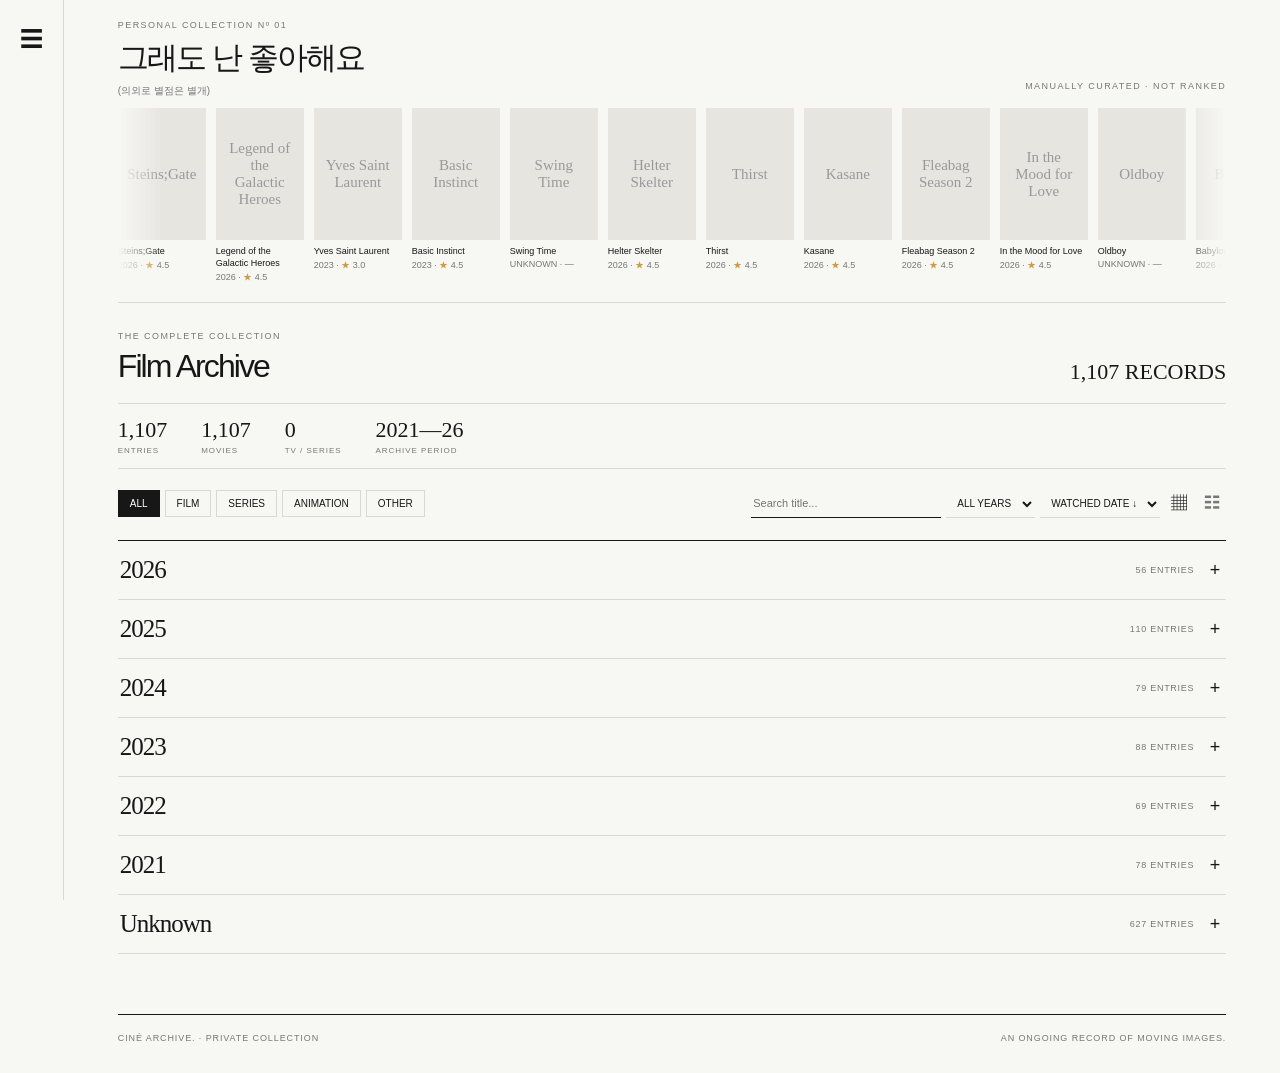
<file: index.html>
<!doctype html>
<html lang="ko">

<head>
  <meta charset="utf-8">
  <meta name="viewport" content="width=device-width,initial-scale=1">
  <title>CINÉ ARCHIVE</title>
  <link rel="stylesheet" href="css/style.css">
</head>

<body>
  <div class="shell">
    <aside class="side"><button class="side-toggle" id="menuToggle" aria-label="Open navigation" aria-expanded="false"
        title="Menu">☰</button>
      <div class="brand">CINÉ<br>ARCHIVE.</div>
      <div class="sub">A PERSONAL MOVING IMAGE COLLECTION · EST. 2021</div>
      <nav class="side-nav"><button class="active" data-nav="archive">ARCHIVE</button><button
          data-nav="diary">DIARY</button><button data-nav="watchlist">WATCHLIST</button><button
          data-nav="stats">STATISTICS</button></nav>
      <div class="side-bottom">PRIVATE COLLECTION<br>EST. 2021—2026</div>
    </aside>
    <div class="wrap">
      <header class="top"></header>
      <section class="hero">
        <div class="herohead">
          <div>
            <div class="eyebrow">PERSONAL COLLECTION Nº 01</div>
            <h1>그래도 난 좋아해요</h1>
            <p>(의외로 별점은 별개)</p>
          </div>
          <div class="eyebrow">MANUALLY CURATED · NOT RANKED</div>
        </div>
        <div class="marquee">
          <div class="track" id="track"></div>
        </div>
      </section>
      <hr class="rule">
      <main class="archive">
        <div class="sectiontop">
          <div>
            <div class="eyebrow" id="kicker">THE COMPLETE COLLECTION</div>
            <h2 id="heading">Film Archive</h2>
          </div><button class="year-page-back" id="yearPageBack" style="display:none">← BACK TO ARCHIVE</button>
          <div class="count" id="count">—</div>
        </div>
        <div class="stats">
          <div class="stat"><strong id="total">—</strong><span>ENTRIES</span></div>
          <div class="stat"><strong id="movies">—</strong><span>MOVIES</span></div>
          <div class="stat"><strong id="series">—</strong><span>TV / SERIES</span></div>
          <div class="stat"><strong>2021—26</strong><span>ARCHIVE PERIOD</span></div>
        </div>
        <div class="tools">
          <div class="filters" id="filters"><button class="chip active" data-type="ALL">ALL</button><button class="chip"
              data-type="F">FILM</button><button class="chip" data-type="S">SERIES</button><button class="chip"
              data-type="A">ANIMATION</button><button class="chip" data-type="N">OTHER</button></div>
          <div class="filters"><input class="search" id="search" placeholder="Search title..."><select class="select"
              id="year">
              <option value="ALL">ALL YEARS</option>
            </select><select class="select" id="sort">
              <option value="date">WATCHED DATE ↓</option>
              <option value="year">YEAR ↓</option>
              <option value="rating">RATING ↓</option>
              <option value="title">TITLE A–Z</option>
            </select><button class="viewbtn active" id="gridBtn" title="Grid view">▦</button><button class="viewbtn"
              id="listBtn" title="List view">☷</button></div>
        </div>
        <div id="catalog" class="grid"></div>
      </main>
      <footer class="footer"><span>CINÉ ARCHIVE. · PRIVATE COLLECTION</span><span>AN ONGOING RECORD OF MOVING
          IMAGES.</span></footer>
    </div>
  </div>
  <div class="toast" id="toast"></div>
  <script src="js/data.js" defer></script>
  <script src="js/state.js" defer></script>
  <script src="js/archive.js" defer></script>
  <script src="js/posters.js" defer></script>
  <script src="js/storage.js" defer></script>
  <script src="js/data-tools.js" defer></script>
  <script src="js/app.js" defer></script>
</body>

</html>
</file>
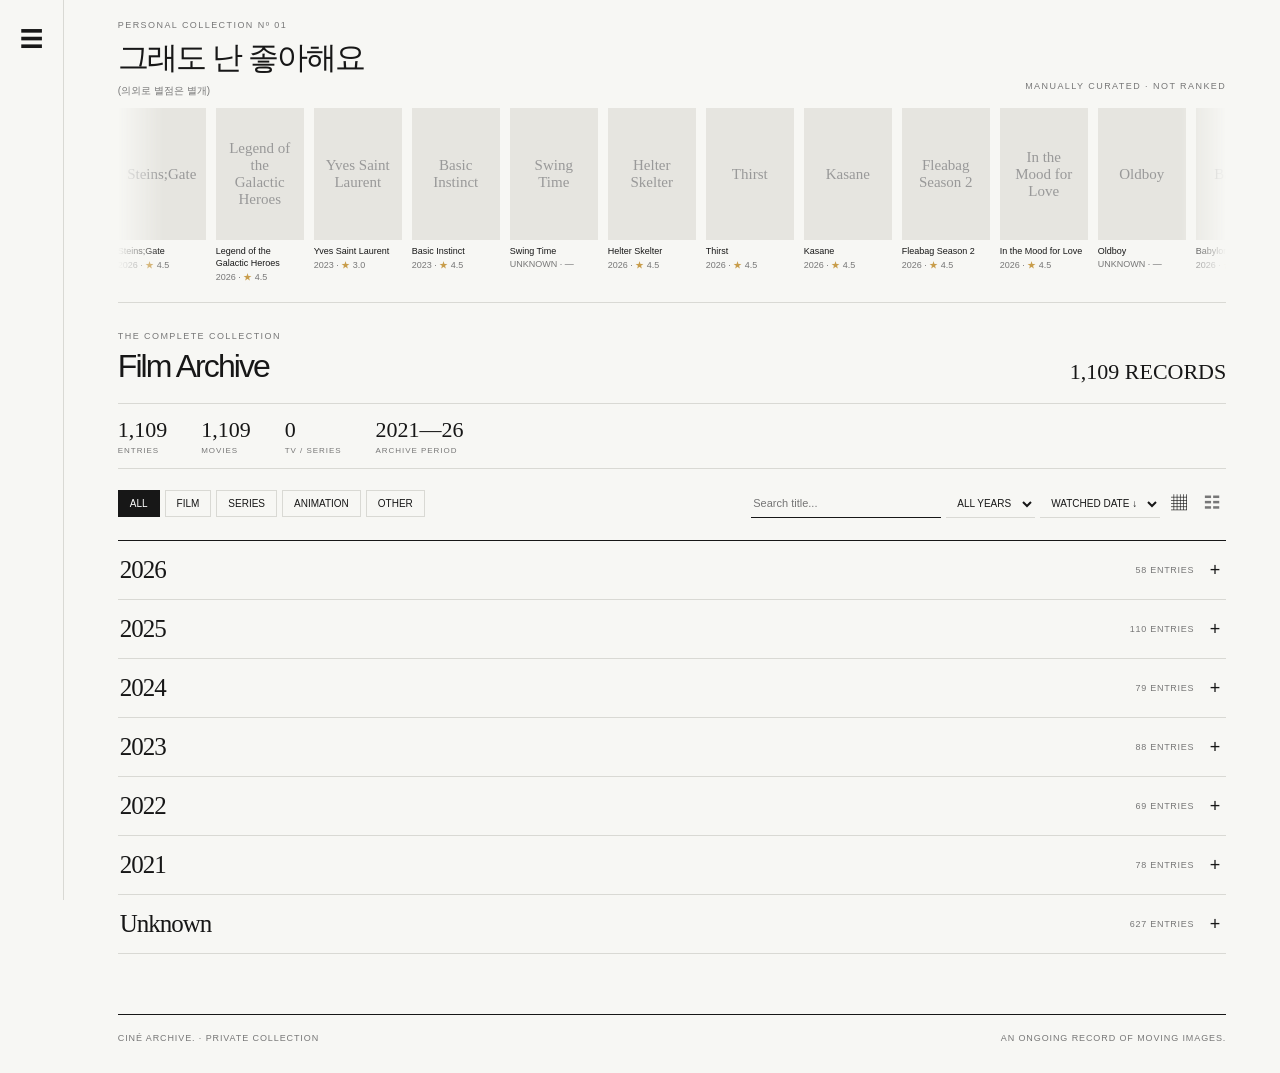
<file: CINE_ARCHIVE/index.html>
<!doctype html>
<html lang="ko">

<head>
  <meta charset="utf-8">
  <meta name="viewport" content="width=device-width,initial-scale=1">
  <title>CINÉ ARCHIVE</title>
  <link rel="stylesheet" href="style.css">
</head>

<body>
  <div class="shell">
    <aside class="side"><button class="side-toggle" id="menuToggle" aria-label="Open navigation" aria-expanded="false"
        title="Menu">☰</button>
      <div class="brand">CINÉ<br>ARCHIVE.</div>
      <div class="sub">A PERSONAL MOVING IMAGE COLLECTION · EST. 2021</div>
      <nav class="side-nav"><button class="active" data-nav="archive">ARCHIVE</button><button
          data-nav="diary">DIARY</button><button data-nav="watchlist">WATCHLIST</button><button
          data-nav="stats">STATISTICS</button></nav>
      <div class="side-bottom">PRIVATE COLLECTION<br>EST. 2021—2026</div>
    </aside>
    <div class="wrap">
      <header class="top"></header>
      <section class="hero">
        <div class="herohead">
          <div>
            <div class="eyebrow">PERSONAL COLLECTION Nº 01</div>
            <h1>그래도 난 좋아해요</h1>
            <p>(의외로 별점은 별개)</p>
          </div>
          <div class="eyebrow">MANUALLY CURATED · NOT RANKED</div>
        </div>
        <div class="marquee">
          <div class="track" id="track"></div>
        </div>
      </section>
      <hr class="rule">
      <main class="archive">
        <div class="sectiontop">
          <div>
            <div class="eyebrow" id="kicker">THE COMPLETE COLLECTION</div>
            <h2 id="heading">Film Archive</h2>
          </div><button class="year-page-back" id="yearPageBack" style="display:none">← BACK TO ARCHIVE</button>
          <div class="count" id="count">—</div>
        </div>
        <div class="stats">
          <div class="stat"><strong id="total">—</strong><span>ENTRIES</span></div>
          <div class="stat"><strong id="movies">—</strong><span>MOVIES</span></div>
          <div class="stat"><strong id="series">—</strong><span>TV / SERIES</span></div>
          <div class="stat"><strong>2021—26</strong><span>ARCHIVE PERIOD</span></div>
        </div>
        <div class="tools">
          <div class="filters" id="filters"><button class="chip active" data-type="ALL">ALL</button><button class="chip"
              data-type="F">FILM</button><button class="chip" data-type="S">SERIES</button><button class="chip"
              data-type="A">ANIMATION</button><button class="chip" data-type="N">OTHER</button></div>
          <div class="filters"><input class="search" id="search" placeholder="Search title..."><select class="select"
              id="year">
              <option value="ALL">ALL YEARS</option>
            </select><select class="select" id="sort">
              <option value="date">WATCHED DATE ↓</option>
              <option value="year">YEAR ↓</option>
              <option value="rating">RATING ↓</option>
              <option value="title">TITLE A–Z</option>
            </select><button class="viewbtn active" id="gridBtn" title="Grid view">▦</button><button class="viewbtn"
              id="listBtn" title="List view">☷</button></div>
        </div>
        <div id="catalog" class="grid"></div>
      </main>
      <footer class="footer"><span>CINÉ ARCHIVE. · PRIVATE COLLECTION</span><span>AN ONGOING RECORD OF MOVING
          IMAGES.</span></footer>
    </div>
  </div>
  <div class="toast" id="toast"></div>






  <script src="script.js" defer></script>
</body>

</html>
</file>
<file: css/style.css>
:root {
  --bg: #f7f7f4;
  --ink: #171717;
  --muted: #777;
  --line: #d9d9d4;
  --accent: #c89d4b;
  --panel: #fff;
  --serif: Georgia, "Times New Roman", serif;
}
* {
  box-sizing: border-box;
}
body {
  margin: 0;
  background: var(--bg);
  color: var(--ink);
  font-family: Arial, "Apple SD Gothic Neo", sans-serif;
}
button,
input,
select {
  font: inherit;
  color: inherit;
}
button {
  cursor: pointer;
}
.wrap {
  max-width: 1440px;
  margin: auto;
  padding: 0 4.5vw;
}
.top {
  padding: 28px 0 18px;
  border-bottom: 1px solid var(--ink);
  display: flex;
  align-items: end;
  justify-content: space-between;
}
.brand {
  font-size: 22px;
  letter-spacing: 0.13em;
  font-weight: 800;
}
.sub {
  font-size: 9px;
  letter-spacing: 0.16em;
  color: var(--muted);
  margin-top: 7px;
}
.nav {
  display: flex;
  gap: 24px;
  font-size: 11px;
  letter-spacing: 0.08em;
}
.nav button,
.textbtn {
  border: 0;
  background: none;
  padding: 5px 0;
}
.nav button.active {
  border-bottom: 1px solid var(--ink);
}
.hero {
  padding: 36px 0 28px;
  overflow: hidden;
}
.eyebrow {
  font-size: 9px;
  letter-spacing: 0.16em;
  color: var(--muted);
  margin-bottom: 10px;
}
.herohead {
  display: flex;
  align-items: end;
  justify-content: space-between;
  margin-bottom: 18px;
}
.hero h1 {
  font-size: clamp(25px, 3vw, 42px);
  font-weight: 500;
  letter-spacing: -0.06em;
  margin: 0;
}
.hero p {
  font-size: 11px;
  color: var(--muted);
  margin: 8px 0 0;
}
.marquee {
  overflow: hidden;
  position: relative;
  width: 100%;
  mask-image: linear-gradient(
    90deg,
    transparent,
    #000 4%,
    #000 96%,
    transparent
  );
}
.track {
  display: flex;
  gap: 13px;
  width: max-content;
  animation: scroll 90s linear infinite;
}
.marquee:hover .track {
  animation-play-state: paused;
}
.fav {
  width: 128px;
  flex: none;
}
.fav img {
  width: 100%;
  aspect-ratio: 2/3;
  object-fit: cover;
  background: #e5e4df;
  display: block;
}
.fav .ft {
  font-size: 10px;
  line-height: 1.35;
  margin-top: 7px;
}
.fav .fr {
  font-size: 10px;
  color: var(--muted);
  margin-top: 3px;
}
.fav .star {
  color: var(--accent);
}
@keyframes scroll {
  from {
    transform: translateX(0);
  }
  to {
    transform: translateX(-50%);
  }
}
.rule {
  border: 0;
  border-top: 1px solid var(--line);
  margin: 0;
}
.archive {
  padding: 34px 0 70px;
}
.sectiontop {
  display: flex;
  justify-content: space-between;
  align-items: end;
  margin-bottom: 22px;
}
.sectiontop h2 {
  font-size: 34px;
  letter-spacing: -0.06em;
  font-weight: 500;
  margin: 0;
}
.count {
  font-family: var(--serif);
  font-size: 22px;
}
.stats {
  display: flex;
  gap: 34px;
  border-top: 1px solid var(--line);
  border-bottom: 1px solid var(--line);
  padding: 13px 0;
  margin-bottom: 20px;
}
.stat strong {
  font-family: var(--serif);
  font-size: 22px;
  font-weight: 400;
}
.stat span {
  display: block;
  color: var(--muted);
  font-size: 8px;
  letter-spacing: 0.12em;
  margin-top: 3px;
}
.tools {
  display: flex;
  gap: 12px;
  align-items: center;
  justify-content: space-between;
  margin: 18px 0 24px;
  flex-wrap: wrap;
}
.filters {
  display: flex;
  gap: 5px;
  align-items: center;
  flex-wrap: wrap;
}
.chip {
  border: 1px solid var(--line);
  background: transparent;
  padding: 7px 11px;
  font-size: 10px;
}
.chip.active {
  background: var(--ink);
  color: white;
  border-color: var(--ink);
}
.search {
  border: 0;
  border-bottom: 1px solid var(--ink);
  background: transparent;
  padding: 8px 2px;
  width: 190px;
  font-size: 11px;
  outline: none;
}
.select {
  border: 0;
  border-bottom: 1px solid var(--line);
  background: transparent;
  padding: 7px;
  font-size: 10px;
}
.viewbtn {
  border: 0;
  background: none;
  padding: 6px;
  color: var(--muted);
}
.viewbtn.active {
  color: var(--ink);
}
.grid {
  display: grid;
  grid-template-columns: repeat(6, minmax(0, 1fr));
  gap: 27px 14px;
}
.card {
  min-width: 0;
  cursor: default;
}
.poster {
  position: relative;
  background: #e6e5e0;
  aspect-ratio: 2/3;
  overflow: hidden;
}
.poster img {
  width: 100%;
  height: 100%;
  object-fit: cover;
  display: block;
  transition: transform 0.35s;
}
.card:hover .poster img {
  transform: scale(1.025);
}
.poster .empty {
  height: 100%;
  display: flex;
  align-items: center;
  justify-content: center;
  padding: 12px;
  text-align: center;
  color: #999;
  font-family: var(--serif);
  font-size: 15px;
}
.meta {
  padding-top: 8px;
}
.title {
  font-size: 12px;
  line-height: 1.35;
  white-space: nowrap;
  overflow: hidden;
  text-overflow: ellipsis;
}
.detail {
  display: flex;
  justify-content: flex-start;
  align-items: center;
  gap: 12px;
  color: var(--muted);
  font-size: 10px;
  margin-top: 4px;
}
.watched-date {
  font-size: 9px;
  color: var(--muted);
  margin-top: 4px;
}
.rating {
  color: var(--ink);
}
.rating b {
  color: var(--accent);
  font-weight: 400;
}
.list {
  display: flex;
  flex-direction: column;
}
.list .card {
  display: flex;
  gap: 15px;
  padding: 10px 0;
  border-bottom: 1px solid var(--line);
}
.list .poster {
  width: 48px;
  flex: none;
  aspect-ratio: 2/3;
}
.list .meta {
  padding-top: 4px;
  flex: 1;
}
.list .title {
  font-size: 13px;
}
.list .detail {
  justify-content: flex-start;
  gap: 14px;
}
.footer {
  border-top: 1px solid var(--ink);
  padding: 18px 0 30px;
  display: flex;
  justify-content: space-between;
  font-size: 9px;
  letter-spacing: 0.1em;
  color: var(--muted);
}
.emptymsg {
  padding: 50px 0;
  color: var(--muted);
  font-size: 12px;
}
.toast {
  position: fixed;
  bottom: 20px;
  left: 50%;
  transform: translateX(-50%);
  background: var(--ink);
  color: white;
  padding: 10px 16px;
  font-size: 11px;
  display: none;
  z-index: 10;
}
.toast.show {
  display: block;
}
@media (max-width: 900px) {
  .grid {
    grid-template-columns: repeat(4, minmax(0, 1fr));
  }
  .fav {
    width: 112px;
  }
}
@media (max-width: 560px) {
  .wrap {
    padding: 0 18px;
  }
  .top {
    align-items: start;
    gap: 18px;
    flex-direction: column;
  }
  .nav {
    gap: 18px;
  }
  .grid {
    grid-template-columns: repeat(3, minmax(0, 1fr));
    gap: 22px 10px;
  }
  .stats {
    gap: 18px;
  }
  .stat strong {
    font-size: 19px;
  }
  .hero {
    padding-top: 25px;
  }
  .fav {
    width: 100px;
  }
  .sectiontop h2 {
    font-size: 28px;
  }
  .search {
    width: 140px;
  }
}

/* Revised archive layout */
.shell {
  max-width: 1600px;
  margin: 0 auto;
  display: grid;
  grid-template-columns: 64px minmax(0, 1fr);
  min-height: 100vh;
  transition: grid-template-columns 0.25s ease;
}
.side {
  position: sticky;
  top: 0;
  height: 100vh;
  padding: 22px 0 24px;
  border-right: 1px solid var(--line);
  display: flex;
  flex-direction: column;
  align-items: center;
  gap: 0;
  overflow: hidden;
  transition: padding 0.25s ease;
}
.side-toggle {
  width: 100%;
  height: 34px;
  border: 0;
  background: none;
  display: flex;
  align-items: center;
  justify-content: center;
  font-size: 23px;
  font-weight: 300;
  line-height: 1;
}
.side-toggle:hover {
  opacity: 0.55;
}
.side .brand,
.side .sub,
.side-nav,
.side-bottom {
  display: none;
}
.shell.menu-open {
  grid-template-columns: 190px minmax(0, 1fr);
}
.shell.menu-open .side {
  padding: 25px 20px 24px;
  align-items: flex-start;
}
.shell.menu-open .side .brand,
.shell.menu-open .side .sub,
.shell.menu-open .side-nav,
.shell.menu-open .side-bottom {
  display: flex;
}
.shell.menu-open .side .brand {
  display: block;
}
.shell.menu-open .side .sub {
  display: block;
}
.shell.menu-open .side-nav {
  display: flex;
}
.shell.menu-open .side-bottom {
  display: block;
}
.shell.menu-open .side-toggle {
  justify-content: flex-start;
  padding-left: 2px;
  margin-bottom: 20px;
}
.side-nav {
  display: none;
}
.side .brand {
  font-size: 18px;
  line-height: 1.25;
  letter-spacing: 0.09em;
}
.side .sub {
  font-size: 8px;
  line-height: 1.6;
  letter-spacing: 0.1em;
  margin-top: 9px;
}
.side-nav {
  flex-direction: column;
  align-items: flex-start;
  gap: 17px;
  margin-top: 72px;
  width: 100%;
}
.side-nav button {
  border: 0;
  background: none;
  padding: 0;
  font-size: 10px;
  letter-spacing: 0.13em;
  color: var(--muted);
  text-align: left;
}
.side-nav button.active {
  color: var(--ink);
  font-weight: 700;
}
.side-bottom {
  margin-top: auto;
  font-size: 8px;
  line-height: 1.7;
  letter-spacing: 0.1em;
  color: var(--muted);
}
.wrap {
  max-width: none;
  width: 100%;
  padding: 0 4.2vw;
}
.top {
  display: none;
}
.hero {
  padding: 20px 0 18px;
}
.herohead {
  margin-bottom: 10px;
}
.hero h1 {
  font-size: clamp(22px, 2.4vw, 32px);
}
.hero p {
  font-size: 10px;
  margin-top: 5px;
}
.eyebrow {
  margin-bottom: 7px;
}
.fav {
  width: 88px;
}
.fav .poster {
  aspect-ratio: 2/3;
}
.fav .ft {
  font-size: 9px;
  margin-top: 5px;
}
.fav .fr {
  font-size: 9px;
  margin-top: 2px;
}
.track {
  gap: 10px;
}
.archive {
  padding: 28px 0 60px;
}
.archive-groups {
  display: flex;
  flex-direction: column;
  border-top: 1px solid var(--ink);
}
.year-group {
  border-bottom: 1px solid var(--line);
}
.year-toggle {
  width: 100%;
  display: flex;
  align-items: center;
  justify-content: space-between;
  padding: 15px 2px;
  background: none;
  border: 0;
  text-align: left;
}
.year-label {
  font-family: var(--serif);
  font-size: 25px;
  letter-spacing: -0.04em;
}
.year-meta {
  display: flex;
  align-items: center;
  gap: 18px;
  color: var(--muted);
  font-size: 9px;
  letter-spacing: 0.08em;
}
.year-symbol {
  font-size: 18px;
  color: var(--ink);
  width: 18px;
  text-align: center;
}
.year-content {
  padding: 3px 0 24px;
}
.year-content[hidden] {
  display: none;
}
.year-content .grid {
  padding-top: 4px;
}
.year-content .list {
  padding-top: 4px;
}
.sectiontop {
  margin-bottom: 18px;
}
.sectiontop h2 {
  font-size: 32px;
}
.stats {
  margin-bottom: 18px;
}
.tools {
  margin: 15px 0 20px;
}
.archive-tools {
  display: flex;
  align-items: center;
  justify-content: space-between;
  gap: 12px;
  flex-wrap: wrap;
}
.grid {
  grid-template-columns: repeat(6, minmax(0, 1fr));
  gap: 24px 14px;
}
.footer {
  margin-top: 0;
}
@media (max-width: 900px) {
  .shell.menu-open {
    grid-template-columns: 180px minmax(0, 1fr);
  }
  .wrap {
    padding: 0 3vw;
  }
  .grid {
    grid-template-columns: repeat(4, minmax(0, 1fr));
  }
  .fav {
    width: 82px;
  }
}
@media (max-width: 620px) {
  .shell,
  .shell.menu-open {
    display: grid;
    grid-template-columns: 52px minmax(0, 1fr);
  }
  .side,
  .shell.menu-open .side {
    position: sticky;
    top: 0;
    height: 100vh;
    padding: 16px 0;
    border-right: 1px solid var(--line);
    border-bottom: 0;
    display: flex;
    align-items: center;
  }
  .shell.menu-open .side .brand,
  .shell.menu-open .side .sub,
  .shell.menu-open .side-nav,
  .shell.menu-open .side-bottom {
    display: none;
  }
  .shell.menu-open .side-toggle {
    justify-content: center;
    padding: 0;
    margin: 0;
  }
  .wrap {
    padding: 0 18px;
  }
  .hero {
    padding-top: 20px;
  }
  .fav {
    width: 78px;
  }
  .grid {
    grid-template-columns: repeat(3, minmax(0, 1fr));
    gap: 20px 10px;
  }
  .stats {
    gap: 14px;
    flex-wrap: wrap;
  }
  .stat strong {
    font-size: 18px;
  }
  .sectiontop h2 {
    font-size: 27px;
  }
  .year-label {
    font-size: 22px;
  }
  .search {
    width: 130px;
  }
}

/* Navigation opens as an overlay; the archive canvas never resizes. */
.shell,
.shell.menu-open {
  grid-template-columns: 64px minmax(0, 1fr);
  transition: none;
}
.side,
.shell.menu-open .side {
  position: fixed;
  left: 0;
  top: 0;
  bottom: 0;
  width: 64px;
  height: 100dvh;
  z-index: 31;
  background: var(--bg);
  padding: 22px 0 24px;
  border-right: 1px solid var(--line);
  box-shadow: none;
  overflow: hidden;
  transition:
    width 0.22s ease,
    padding 0.22s ease;
}
.shell.menu-open .side {
  width: 260px;
  padding: 25px 22px 24px;
  align-items: flex-start;
  box-shadow: 12px 0 35px rgba(0, 0, 0, 0.1);
}
.shell.menu-open .side .brand,
.shell.menu-open .side .sub,
.shell.menu-open .side .side-nav,
.shell.menu-open .side .side-bottom {
  display: block;
}
.shell.menu-open .side .side-toggle {
  justify-content: flex-start;
  padding-left: 2px;
  margin-bottom: 20px;
}
.shell.menu-open .side .side-nav {
  display: flex;
}
.nav-backdrop {
  position: fixed;
  inset: 0;
  background: rgba(20, 20, 20, 0.18);
  z-index: 30;
}
.side-toggle {
  position: relative;
  z-index: 1;
}
@media (max-width: 900px) {
  .shell,
  .shell.menu-open {
    grid-template-columns: 64px minmax(0, 1fr);
  }
  .shell.menu-open .side {
    width: min(260px, 82vw);
  }
}
@media (max-width: 620px) {
  .shell,
  .shell.menu-open {
    display: grid;
    grid-template-columns: 52px minmax(0, 1fr);
  }
  .side,
  .shell.menu-open .side {
    position: fixed;
    left: 0;
    top: 0;
    bottom: 0;
    width: 52px;
    height: 100dvh;
    padding: 16px 0;
    border-right: 1px solid var(--line);
    border-bottom: 0;
    display: flex;
    align-items: center;
  }
  .shell.menu-open .side {
    width: min(260px, 84vw);
    padding: 18px 20px;
    align-items: flex-start;
  }
  .shell.menu-open .side .brand,
  .shell.menu-open .side .sub,
  .shell.menu-open .side .side-bottom {
    display: block;
  }
  .shell.menu-open .side .side-nav {
    display: flex;
  }
  .shell.menu-open .side .side-toggle {
    justify-content: flex-start;
    padding-left: 2px;
    margin: 0 0 20px;
  }
  .nav-backdrop {
    background: rgba(20, 20, 20, 0.22);
  }
}

/* ---- extracted style block ---- */

body.year-page .side,
body.year-page .hero,
body.year-page footer {
  display: none !important;
}
body.year-page .wrap {
  width: 100%;
  margin: 0;
  padding: 0 clamp(18px, 4vw, 64px);
}
body.year-page .archive {
  padding-top: 42px;
}
body.year-page .year-page-back {
  display: none;
  align-items: center;
  gap: 8px;
  border: 1px solid var(--line);
  background: transparent;
  padding: 9px 13px;
  font-size: 10px;
  letter-spacing: 0.08em;
  margin-bottom: 22px;
}
body.year-page .sectiontop {
  align-items: center;
}
body.year-page #catalog {
  padding-bottom: 50px;
}
@media (max-width: 620px) {
  body.year-page .wrap {
    padding: 0 16px;
  }
}

/* ---- extracted style block ---- */

.card {
  cursor: default !important;
}
.detail {
  display: flex;
  align-items: center;
  justify-content: flex-start;
  gap: 12px;
}
.release-year {
  font-size: 11px;
  color: var(--muted);
  letter-spacing: 0.08em;
}
.watched-date {
  margin-top: 5px;
  font-size: 10px;
  color: var(--muted);
  letter-spacing: 0.04em;
}

/* ---- extracted style block ---- */

.grid {
  grid-template-columns: repeat(5, minmax(0, 1fr)) !important;
}
.year-page #catalog.grid {
  grid-template-columns: repeat(5, minmax(0, 1fr)) !important;
}
.load-more-wrap {
  display: flex;
  justify-content: center;
  padding: 34px 0 60px;
}
.load-more-wrap .year-more {
  border: 1px solid var(--ink);
  background: transparent;
  padding: 14px 24px;
  cursor: pointer;
  font-size: 10px;
  letter-spacing: 0.12em;
}
@media (max-width: 900px) {
  .grid,
  .year-page #catalog.grid {
    grid-template-columns: repeat(4, minmax(0, 1fr)) !important;
  }
}
@media (max-width: 620px) {
  .grid,
  .year-page #catalog.grid {
    grid-template-columns: repeat(2, minmax(0, 1fr)) !important;
  }
}

/* ---- extracted style block ---- */

/* Archive cards: 3 columns on ordinary web widths, 6 on wide screens. */
.grid,
.year-page #catalog.grid {
  grid-template-columns: repeat(3, minmax(0, 1fr)) !important;
}
@media (min-width: 1400px) {
  .grid,
  .year-page #catalog.grid {
    grid-template-columns: repeat(6, minmax(0, 1fr)) !important;
  }
}

/* ---- extracted style block ---- */

/* Stable canvas: fixed rail is removed from document flow. */
html,
body {
  width: 100%;
  min-width: 0;
  max-width: 100%;
  overflow-x: hidden;
}
.shell,
.shell.menu-open {
  display: block !important;
  width: 100%;
  max-width: none;
  min-width: 0;
  margin: 0;
}
.side,
.shell.menu-open .side {
  position: fixed;
  z-index: 31;
  left: 0;
  top: 0;
  bottom: 0;
  width: 64px;
  height: 100vh;
  height: 100dvh;
  padding: 22px 0 24px;
  overflow: hidden;
}
.wrap {
  display: block;
  box-sizing: border-box;
  min-width: 0;
  width: calc(100% - 64px);
  max-width: none;
  margin: 0 0 0 64px;
  padding: 0 clamp(18px, 4.2vw, 64px);
  overflow-x: hidden;
}
.shell.menu-open .side {
  width: 260px;
  padding: 25px 22px 24px;
}
.tools,
.tools > .filters {
  min-width: 0;
  max-width: 100%;
}
.tools {
  width: 100%;
}
.tools > .filters:last-child {
  flex-wrap: wrap;
}
.search {
  max-width: 100%;
}
.stats {
  min-width: 0;
  flex-wrap: wrap;
}
.archive-groups,
.year-group,
.year-content,
#catalog {
  min-width: 0;
  max-width: 100%;
}
.grid {
  min-width: 0;
}
@media (max-width: 900px) {
  .wrap {
    padding-left: 3vw;
    padding-right: 3vw;
  }
  .grid {
    grid-template-columns: repeat(4, minmax(0, 1fr));
  }
}
@media (max-width: 620px) {
  .side,
  .shell.menu-open .side {
    width: 52px;
    padding: 16px 0;
  }
  .wrap {
    width: calc(100% - 52px);
    margin-left: 52px;
    padding-left: 14px;
    padding-right: 14px;
  }
  .shell.menu-open .side {
    width: min(260px, 84vw);
    padding: 18px 20px;
  }
  .shell.menu-open .side .brand,
  .shell.menu-open .side .sub,
  .shell.menu-open .side .side-nav,
  .shell.menu-open .side .side-bottom {
    display: flex;
  }
  .shell.menu-open .side .brand,
  .shell.menu-open .side .sub,
  .shell.menu-open .side .side-bottom {
    display: block;
  }
  .shell.menu-open .side .side-nav {
    display: flex;
  }
  .shell.menu-open .side .side-toggle {
    justify-content: flex-start;
    padding-left: 2px;
    margin: 0 0 20px;
  }
  .grid {
    grid-template-columns: repeat(3, minmax(0, 1fr));
    gap: 20px 9px;
  }
  .stats {
    gap: 12px 18px;
  }
  .tools {
    align-items: flex-start;
  }
  .tools > .filters:last-child {
    width: 100%;
    gap: 7px;
  }
  .search {
    width: min(100%, 180px);
  }
  .sectiontop h2 {
    font-size: 27px;
  }
}

/* ---- extracted style block ---- */

.year-content[hidden],
.year-extra[hidden],
.year-preview[hidden] {
  display: none !important;
}
.year-heading {
  display: flex;
  align-items: center;
  gap: 12px;
}
.year-heading .year-toggle {
  flex: 1;
  min-width: 0;
}
.year-meta {
  gap: 12px !important;
}
.preview-setting {
  appearance: none;
  border: 0;
  border-bottom: 1px solid var(--line);
  background: transparent;
  color: var(--muted);
  font: inherit;
  font-size: 8px;
  letter-spacing: 0.06em;
  padding: 3px 12px 3px 2px;
  cursor: pointer;
  max-width: 82px;
}
.year-more-wrap {
  display: flex;
  justify-content: center;
  padding: 22px 0 4px;
}
.year-more {
  border: 1px solid var(--line);
  background: transparent;
  padding: 9px 18px;
  font-size: 9px;
  letter-spacing: 0.1em;
  color: var(--ink);
}
.year-more:hover {
  background: var(--ink);
  color: white;
  border-color: var(--ink);
}
.year-toggle[aria-expanded="false"] .year-symbol {
  font-weight: 300;
}
@media (max-width: 620px) {
  .year-meta {
    gap: 7px !important;
  }
  .preview-setting {
    max-width: 72px;
    font-size: 7px;
  }
  .year-more {
    width: 100%;
  }
}

/* ---- extracted style block ---- */

/* Viewport-based archive grid: 3 columns for standard web layouts, 6 on wide desktop. */
#catalog.grid,
.grid {
  grid-template-columns: repeat(3, minmax(0, 1fr)) !important;
}
@media (min-width: 1400px) {
  #catalog.grid,
  .grid {
    grid-template-columns: repeat(6, minmax(0, 1fr)) !important;
  }
}

/* ---- extracted style block ---- */

/* 5 rows per batch; responsive column counts */
#catalog.grid,
.grid {
  grid-template-columns: repeat(4, minmax(0, 1fr)) !important;
}
@media (max-width: 430px) {
  #catalog.grid,
  .grid {
    grid-template-columns: repeat(3, minmax(0, 1fr)) !important;
  }
}
@media (min-width: 1280px) and (max-width: 1399px) {
  #catalog.grid,
  .grid {
    grid-template-columns: repeat(5, minmax(0, 1fr)) !important;
  }
}
@media (min-width: 1400px) {
  #catalog.grid,
  .grid {
    grid-template-columns: repeat(6, minmax(0, 1fr)) !important;
  }
}

/* ---- extracted style block ---- */

body.year-page .side,
body.year-page footer {
  display: none !important;
}
body.year-page .hero {
  display: block !important;
}
body.year-page .wrap {
  width: calc(100% - 64px);
  margin-left: 64px;
  max-width: none;
}
body.year-page .archive {
  padding-top: 24px;
}
body.year-page .sectiontop {
  display: flex;
  align-items: center;
  justify-content: space-between;
}
body.year-page #heading {
  order: 1;
}
body.year-page .year-page-back {
  display: inline-flex !important;
  order: 2;
  margin: 0 0 0 18px;
}
body.year-page #catalog {
  padding-bottom: 50px;
}
.grid,
.year-page #catalog.grid {
  display: grid !important;
  grid-template-columns: repeat(4, minmax(0, 1fr)) !important;
}
@media (max-width: 430px) {
  .grid,
  .year-page #catalog.grid {
    grid-template-columns: repeat(3, minmax(0, 1fr)) !important;
  }
}
@media (min-width: 431px) and (max-width: 1024px) {
  .grid,
  .year-page #catalog.grid {
    grid-template-columns: repeat(4, minmax(0, 1fr)) !important;
  }
}
@media (min-width: 1025px) and (max-width: 1279px) {
  .grid,
  .year-page #catalog.grid {
    grid-template-columns: repeat(4, minmax(0, 1fr)) !important;
  }
}
@media (min-width: 1280px) and (max-width: 1399px) {
  .grid,
  .year-page #catalog.grid {
    grid-template-columns: repeat(5, minmax(0, 1fr)) !important;
  }
}
@media (min-width: 1400px) {
  .grid,
  .year-page #catalog.grid {
    grid-template-columns: repeat(6, minmax(0, 1fr)) !important;
  }
}

/* ---- extracted style block ---- */

/* Keep the site aside/navigation visible in the separate year window. */
body.year-page .side {
  display: flex !important;
  visibility: visible !important;
  position: fixed !important;
  left: 0;
  top: 0;
  bottom: 0;
  width: 64px;
  height: 100dvh;
  z-index: 31;
}
body.year-page .shell,
body.year-page .shell.menu-open {
  display: grid !important;
  grid-template-columns: 64px minmax(0, 1fr) !important;
}
body.year-page .wrap {
  margin-left: 64px !important;
  width: calc(100% - 64px) !important;
  padding-left: clamp(18px, 4vw, 64px) !important;
}
body.year-page .hero,
body.year-page footer {
  display: none !important;
}
.year-content {
  display: block !important;
  overflow: hidden;
  max-height: 0;
  opacity: 0;
  padding-top: 0 !important;
  padding-bottom: 0 !important;
  transition:
    max-height 0.42s cubic-bezier(0.2, 0.7, 0.2, 1),
    opacity 0.28s ease,
    padding 0.3s ease;
}
.year-group.is-open .year-content {
  opacity: 1;
  padding-top: 3px !important;
  padding-bottom: 24px !important;
}
.year-content[hidden] {
  display: block !important;
}
.year-group .year-symbol {
  transition: transform 0.28s ease;
}
.year-group.is-open .year-symbol {
  transform: rotate(45deg);
}
@media (prefers-reduced-motion: reduce) {
  .year-content,
  .year-symbol {
    transition: none !important;
  }
}

/* ---- extracted style block ---- */

/* The shell already reserves a column for the aside. Do not offset the content twice. */
body.year-page .shell,
body.year-page .shell.menu-open {
  display: grid !important;
  grid-template-columns: 64px minmax(0, 1fr) !important;
  width: 100% !important;
  max-width: none !important;
}
body.year-page .side,
body.year-page .shell.menu-open .side {
  position: fixed !important;
  inset: 0 auto 0 0 !important;
  width: 64px !important;
  height: 100dvh !important;
  box-sizing: border-box !important;
  z-index: 40 !important;
}
body.year-page .wrap {
  grid-column: 2 !important;
  width: 100% !important;
  min-width: 0 !important;
  max-width: none !important;
  margin: 0 !important;
  padding: 0 clamp(16px, 4vw, 64px) !important;
  box-sizing: border-box !important;
}
body.year-page .archive,
body.year-page main,
body.year-page #catalog,
body.year-page .sectiontop,
body.year-page .stats,
body.year-page .tools {
  min-width: 0 !important;
  max-width: 100% !important;
}
body.year-page .sectiontop {
  display: flex !important;
  flex-wrap: wrap !important;
  align-items: center !important;
  justify-content: space-between !important;
  gap: 12px !important;
}
body.year-page .sectiontop > div:first-child {
  min-width: 0 !important;
  flex: 1 1 180px !important;
}
body.year-page .sectiontop h2 {
  overflow-wrap: anywhere !important;
}
body.year-page .stats {
  display: flex !important;
  flex-direction: row !important;
  flex-wrap: wrap !important;
  align-items: flex-start !important;
  gap: 20px clamp(18px, 3vw, 38px) !important;
  width: 100% !important;
  box-sizing: border-box !important;
}
body.year-page .stat {
  flex: 0 1 auto !important;
  min-width: 52px !important;
}
body.year-page .tools {
  display: flex !important;
  flex-wrap: wrap !important;
  align-items: center !important;
  gap: 12px !important;
}
body.year-page .filters {
  min-width: 0 !important;
  max-width: 100% !important;
  flex-wrap: wrap !important;
}
body.year-page .search {
  max-width: 100% !important;
}
body.year-page #catalog.grid {
  display: grid !important;
  width: 100% !important;
  grid-template-columns: repeat(4, minmax(0, 1fr)) !important;
  gap: 24px 14px !important;
}
@media (max-width: 430px) {
  body.year-page .shell,
  body.year-page .shell.menu-open {
    grid-template-columns: 52px minmax(0, 1fr) !important;
  }
  body.year-page .side,
  body.year-page .shell.menu-open .side {
    width: 52px !important;
  }
  body.year-page .wrap {
    padding: 0 12px !important;
  }
  body.year-page .stats {
    gap: 16px 14px !important;
  }
  body.year-page .stat {
    min-width: 46px !important;
  }
  body.year-page #catalog.grid {
    grid-template-columns: repeat(3, minmax(0, 1fr)) !important;
    gap: 18px 8px !important;
  }
}
@media (min-width: 431px) and (max-width: 1024px) {
  body.year-page #catalog.grid {
    grid-template-columns: repeat(4, minmax(0, 1fr)) !important;
  }
}
@media (min-width: 1025px) and (max-width: 1279px) {
  body.year-page #catalog.grid {
    grid-template-columns: repeat(4, minmax(0, 1fr)) !important;
  }
}
@media (min-width: 1280px) and (max-width: 1399px) {
  body.year-page #catalog.grid {
    grid-template-columns: repeat(5, minmax(0, 1fr)) !important;
  }
}
@media (min-width: 1400px) {
  body.year-page #catalog.grid {
    grid-template-columns: repeat(6, minmax(0, 1fr)) !important;
  }
}
</file>
<file: CINE_ARCHIVE/style.css>
:root {
  --bg: #f7f7f4;
  --ink: #171717;
  --muted: #777;
  --line: #d9d9d4;
  --accent: #c89d4b;
  --panel: #fff;
  --serif: Georgia, "Times New Roman", serif;
}
* {
  box-sizing: border-box;
}
body {
  margin: 0;
  background: var(--bg);
  color: var(--ink);
  font-family: Arial, "Apple SD Gothic Neo", sans-serif;
}
button,
input,
select {
  font: inherit;
  color: inherit;
}
button {
  cursor: pointer;
}
.wrap {
  max-width: 1440px;
  margin: auto;
  padding: 0 4.5vw;
}
.top {
  padding: 28px 0 18px;
  border-bottom: 1px solid var(--ink);
  display: flex;
  align-items: end;
  justify-content: space-between;
}
.brand {
  font-size: 22px;
  letter-spacing: 0.13em;
  font-weight: 800;
}
.sub {
  font-size: 9px;
  letter-spacing: 0.16em;
  color: var(--muted);
  margin-top: 7px;
}
.nav {
  display: flex;
  gap: 24px;
  font-size: 11px;
  letter-spacing: 0.08em;
}
.nav button,
.textbtn {
  border: 0;
  background: none;
  padding: 5px 0;
}
.nav button.active {
  border-bottom: 1px solid var(--ink);
}
.hero {
  padding: 36px 0 28px;
  overflow: hidden;
}
.eyebrow {
  font-size: 9px;
  letter-spacing: 0.16em;
  color: var(--muted);
  margin-bottom: 10px;
}
.herohead {
  display: flex;
  align-items: end;
  justify-content: space-between;
  margin-bottom: 18px;
}
.hero h1 {
  font-size: clamp(25px, 3vw, 42px);
  font-weight: 500;
  letter-spacing: -0.06em;
  margin: 0;
}
.hero p {
  font-size: 11px;
  color: var(--muted);
  margin: 8px 0 0;
}
.marquee {
  overflow: hidden;
  position: relative;
  width: 100%;
  mask-image: linear-gradient(
    90deg,
    transparent,
    #000 4%,
    #000 96%,
    transparent
  );
}
.track {
  display: flex;
  gap: 13px;
  width: max-content;
  animation: scroll 90s linear infinite;
}
.marquee:hover .track {
  animation-play-state: paused;
}
.fav {
  width: 128px;
  flex: none;
}
.fav img {
  width: 100%;
  aspect-ratio: 2/3;
  object-fit: cover;
  background: #e5e4df;
  display: block;
}
.fav .ft {
  font-size: 10px;
  line-height: 1.35;
  margin-top: 7px;
}
.fav .fr {
  font-size: 10px;
  color: var(--muted);
  margin-top: 3px;
}
.fav .star {
  color: var(--accent);
}
@keyframes scroll {
  from {
    transform: translateX(0);
  }
  to {
    transform: translateX(-50%);
  }
}
.rule {
  border: 0;
  border-top: 1px solid var(--line);
  margin: 0;
}
.archive {
  padding: 34px 0 70px;
}
.sectiontop {
  display: flex;
  justify-content: space-between;
  align-items: end;
  margin-bottom: 22px;
}
.sectiontop h2 {
  font-size: 34px;
  letter-spacing: -0.06em;
  font-weight: 500;
  margin: 0;
}
.count {
  font-family: var(--serif);
  font-size: 22px;
}
.stats {
  display: flex;
  gap: 34px;
  border-top: 1px solid var(--line);
  border-bottom: 1px solid var(--line);
  padding: 13px 0;
  margin-bottom: 20px;
}
.stat strong {
  font-family: var(--serif);
  font-size: 22px;
  font-weight: 400;
}
.stat span {
  display: block;
  color: var(--muted);
  font-size: 8px;
  letter-spacing: 0.12em;
  margin-top: 3px;
}
.tools {
  display: flex;
  gap: 12px;
  align-items: center;
  justify-content: space-between;
  margin: 18px 0 24px;
  flex-wrap: wrap;
}
.filters {
  display: flex;
  gap: 5px;
  align-items: center;
  flex-wrap: wrap;
}
.chip {
  border: 1px solid var(--line);
  background: transparent;
  padding: 7px 11px;
  font-size: 10px;
}
.chip.active {
  background: var(--ink);
  color: white;
  border-color: var(--ink);
}
.search {
  border: 0;
  border-bottom: 1px solid var(--ink);
  background: transparent;
  padding: 8px 2px;
  width: 190px;
  font-size: 11px;
  outline: none;
}
.select {
  border: 0;
  border-bottom: 1px solid var(--line);
  background: transparent;
  padding: 7px;
  font-size: 10px;
}
.viewbtn {
  border: 0;
  background: none;
  padding: 6px;
  color: var(--muted);
}
.viewbtn.active {
  color: var(--ink);
}
.grid {
  display: grid;
  grid-template-columns: repeat(6, minmax(0, 1fr));
  gap: 27px 14px;
}
.card {
  min-width: 0;
  cursor: default;
}
.poster {
  position: relative;
  background: #e6e5e0;
  aspect-ratio: 2/3;
  overflow: hidden;
}
.poster img {
  width: 100%;
  height: 100%;
  object-fit: cover;
  display: block;
  transition: transform 0.35s;
}
.card:hover .poster img {
  transform: scale(1.025);
}
.poster .empty {
  height: 100%;
  display: flex;
  align-items: center;
  justify-content: center;
  padding: 12px;
  text-align: center;
  color: #999;
  font-family: var(--serif);
  font-size: 15px;
}
.meta {
  padding-top: 8px;
}
.title {
  font-size: 12px;
  line-height: 1.35;
  white-space: nowrap;
  overflow: hidden;
  text-overflow: ellipsis;
}
.detail {
  display: flex;
  justify-content: flex-start;
  align-items: center;
  gap: 12px;
  color: var(--muted);
  font-size: 10px;
  margin-top: 4px;
}
.watched-date {
  font-size: 9px;
  color: var(--muted);
  margin-top: 4px;
}
.rating {
  color: var(--ink);
}
.rating b {
  color: var(--accent);
  font-weight: 400;
}
.list {
  display: flex;
  flex-direction: column;
}
.list .card {
  display: flex;
  gap: 15px;
  padding: 10px 0;
  border-bottom: 1px solid var(--line);
}
.list .poster {
  width: 48px;
  flex: none;
  aspect-ratio: 2/3;
}
.list .meta {
  padding-top: 4px;
  flex: 1;
}
.list .title {
  font-size: 13px;
}
.list .detail {
  justify-content: flex-start;
  gap: 14px;
}
.footer {
  border-top: 1px solid var(--ink);
  padding: 18px 0 30px;
  display: flex;
  justify-content: space-between;
  font-size: 9px;
  letter-spacing: 0.1em;
  color: var(--muted);
}
.emptymsg {
  padding: 50px 0;
  color: var(--muted);
  font-size: 12px;
}
.toast {
  position: fixed;
  bottom: 20px;
  left: 50%;
  transform: translateX(-50%);
  background: var(--ink);
  color: white;
  padding: 10px 16px;
  font-size: 11px;
  display: none;
  z-index: 10;
}
.toast.show {
  display: block;
}
@media (max-width: 900px) {
  .grid {
    grid-template-columns: repeat(4, minmax(0, 1fr));
  }
  .fav {
    width: 112px;
  }
}
@media (max-width: 560px) {
  .wrap {
    padding: 0 18px;
  }
  .top {
    align-items: start;
    gap: 18px;
    flex-direction: column;
  }
  .nav {
    gap: 18px;
  }
  .grid {
    grid-template-columns: repeat(3, minmax(0, 1fr));
    gap: 22px 10px;
  }
  .stats {
    gap: 18px;
  }
  .stat strong {
    font-size: 19px;
  }
  .hero {
    padding-top: 25px;
  }
  .fav {
    width: 100px;
  }
  .sectiontop h2 {
    font-size: 28px;
  }
  .search {
    width: 140px;
  }
}

/* Revised archive layout */
.shell {
  max-width: 1600px;
  margin: 0 auto;
  display: grid;
  grid-template-columns: 64px minmax(0, 1fr);
  min-height: 100vh;
  transition: grid-template-columns 0.25s ease;
}
.side {
  position: sticky;
  top: 0;
  height: 100vh;
  padding: 22px 0 24px;
  border-right: 1px solid var(--line);
  display: flex;
  flex-direction: column;
  align-items: center;
  gap: 0;
  overflow: hidden;
  transition: padding 0.25s ease;
}
.side-toggle {
  width: 100%;
  height: 34px;
  border: 0;
  background: none;
  display: flex;
  align-items: center;
  justify-content: center;
  font-size: 23px;
  font-weight: 300;
  line-height: 1;
}
.side-toggle:hover {
  opacity: 0.55;
}
.side .brand,
.side .sub,
.side-nav,
.side-bottom {
  display: none;
}
.shell.menu-open {
  grid-template-columns: 190px minmax(0, 1fr);
}
.shell.menu-open .side {
  padding: 25px 20px 24px;
  align-items: flex-start;
}
.shell.menu-open .side .brand,
.shell.menu-open .side .sub,
.shell.menu-open .side-nav,
.shell.menu-open .side-bottom {
  display: flex;
}
.shell.menu-open .side .brand {
  display: block;
}
.shell.menu-open .side .sub {
  display: block;
}
.shell.menu-open .side-nav {
  display: flex;
}
.shell.menu-open .side-bottom {
  display: block;
}
.shell.menu-open .side-toggle {
  justify-content: flex-start;
  padding-left: 2px;
  margin-bottom: 20px;
}
.side-nav {
  display: none;
}
.side .brand {
  font-size: 18px;
  line-height: 1.25;
  letter-spacing: 0.09em;
}
.side .sub {
  font-size: 8px;
  line-height: 1.6;
  letter-spacing: 0.1em;
  margin-top: 9px;
}
.side-nav {
  flex-direction: column;
  align-items: flex-start;
  gap: 17px;
  margin-top: 72px;
  width: 100%;
}
.side-nav button {
  border: 0;
  background: none;
  padding: 0;
  font-size: 10px;
  letter-spacing: 0.13em;
  color: var(--muted);
  text-align: left;
}
.side-nav button.active {
  color: var(--ink);
  font-weight: 700;
}
.side-bottom {
  margin-top: auto;
  font-size: 8px;
  line-height: 1.7;
  letter-spacing: 0.1em;
  color: var(--muted);
}
.wrap {
  max-width: none;
  width: 100%;
  padding: 0 4.2vw;
}
.top {
  display: none;
}
.hero {
  padding: 20px 0 18px;
}
.herohead {
  margin-bottom: 10px;
}
.hero h1 {
  font-size: clamp(22px, 2.4vw, 32px);
}
.hero p {
  font-size: 10px;
  margin-top: 5px;
}
.eyebrow {
  margin-bottom: 7px;
}
.fav {
  width: 88px;
}
.fav .poster {
  aspect-ratio: 2/3;
}
.fav .ft {
  font-size: 9px;
  margin-top: 5px;
}
.fav .fr {
  font-size: 9px;
  margin-top: 2px;
}
.track {
  gap: 10px;
}
.archive {
  padding: 28px 0 60px;
}
.archive-groups {
  display: flex;
  flex-direction: column;
  border-top: 1px solid var(--ink);
}
.year-group {
  border-bottom: 1px solid var(--line);
}
.year-toggle {
  width: 100%;
  display: flex;
  align-items: center;
  justify-content: space-between;
  padding: 15px 2px;
  background: none;
  border: 0;
  text-align: left;
}
.year-label {
  font-family: var(--serif);
  font-size: 25px;
  letter-spacing: -0.04em;
}
.year-meta {
  display: flex;
  align-items: center;
  gap: 18px;
  color: var(--muted);
  font-size: 9px;
  letter-spacing: 0.08em;
}
.year-symbol {
  font-size: 18px;
  color: var(--ink);
  width: 18px;
  text-align: center;
}
.year-content {
  padding: 3px 0 24px;
}
.year-content[hidden] {
  display: none;
}
.year-content .grid {
  padding-top: 4px;
}
.year-content .list {
  padding-top: 4px;
}
.sectiontop {
  margin-bottom: 18px;
}
.sectiontop h2 {
  font-size: 32px;
}
.stats {
  margin-bottom: 18px;
}
.tools {
  margin: 15px 0 20px;
}
.archive-tools {
  display: flex;
  align-items: center;
  justify-content: space-between;
  gap: 12px;
  flex-wrap: wrap;
}
.grid {
  grid-template-columns: repeat(6, minmax(0, 1fr));
  gap: 24px 14px;
}
.footer {
  margin-top: 0;
}
@media (max-width: 900px) {
  .shell.menu-open {
    grid-template-columns: 180px minmax(0, 1fr);
  }
  .wrap {
    padding: 0 3vw;
  }
  .grid {
    grid-template-columns: repeat(4, minmax(0, 1fr));
  }
  .fav {
    width: 82px;
  }
}
@media (max-width: 620px) {
  .shell,
  .shell.menu-open {
    display: grid;
    grid-template-columns: 52px minmax(0, 1fr);
  }
  .side,
  .shell.menu-open .side {
    position: sticky;
    top: 0;
    height: 100vh;
    padding: 16px 0;
    border-right: 1px solid var(--line);
    border-bottom: 0;
    display: flex;
    align-items: center;
  }
  .shell.menu-open .side .brand,
  .shell.menu-open .side .sub,
  .shell.menu-open .side-nav,
  .shell.menu-open .side-bottom {
    display: none;
  }
  .shell.menu-open .side-toggle {
    justify-content: center;
    padding: 0;
    margin: 0;
  }
  .wrap {
    padding: 0 18px;
  }
  .hero {
    padding-top: 20px;
  }
  .fav {
    width: 78px;
  }
  .grid {
    grid-template-columns: repeat(3, minmax(0, 1fr));
    gap: 20px 10px;
  }
  .stats {
    gap: 14px;
    flex-wrap: wrap;
  }
  .stat strong {
    font-size: 18px;
  }
  .sectiontop h2 {
    font-size: 27px;
  }
  .year-label {
    font-size: 22px;
  }
  .search {
    width: 130px;
  }
}

/* Navigation opens as an overlay; the archive canvas never resizes. */
.shell,
.shell.menu-open {
  grid-template-columns: 64px minmax(0, 1fr);
  transition: none;
}
.side,
.shell.menu-open .side {
  position: fixed;
  left: 0;
  top: 0;
  bottom: 0;
  width: 64px;
  height: 100dvh;
  z-index: 31;
  background: var(--bg);
  padding: 22px 0 24px;
  border-right: 1px solid var(--line);
  box-shadow: none;
  overflow: hidden;
  transition:
    width 0.22s ease,
    padding 0.22s ease;
}
.shell.menu-open .side {
  width: 260px;
  padding: 25px 22px 24px;
  align-items: flex-start;
  box-shadow: 12px 0 35px rgba(0, 0, 0, 0.1);
}
.shell.menu-open .side .brand,
.shell.menu-open .side .sub,
.shell.menu-open .side .side-nav,
.shell.menu-open .side .side-bottom {
  display: block;
}
.shell.menu-open .side .side-toggle {
  justify-content: flex-start;
  padding-left: 2px;
  margin-bottom: 20px;
}
.shell.menu-open .side .side-nav {
  display: flex;
}
.nav-backdrop {
  position: fixed;
  inset: 0;
  background: rgba(20, 20, 20, 0.18);
  z-index: 30;
}
.side-toggle {
  position: relative;
  z-index: 1;
}
@media (max-width: 900px) {
  .shell,
  .shell.menu-open {
    grid-template-columns: 64px minmax(0, 1fr);
  }
  .shell.menu-open .side {
    width: min(260px, 82vw);
  }
}
@media (max-width: 620px) {
  .shell,
  .shell.menu-open {
    display: grid;
    grid-template-columns: 52px minmax(0, 1fr);
  }
  .side,
  .shell.menu-open .side {
    position: fixed;
    left: 0;
    top: 0;
    bottom: 0;
    width: 52px;
    height: 100dvh;
    padding: 16px 0;
    border-right: 1px solid var(--line);
    border-bottom: 0;
    display: flex;
    align-items: center;
  }
  .shell.menu-open .side {
    width: min(260px, 84vw);
    padding: 18px 20px;
    align-items: flex-start;
  }
  .shell.menu-open .side .brand,
  .shell.menu-open .side .sub,
  .shell.menu-open .side .side-bottom {
    display: block;
  }
  .shell.menu-open .side .side-nav {
    display: flex;
  }
  .shell.menu-open .side .side-toggle {
    justify-content: flex-start;
    padding-left: 2px;
    margin: 0 0 20px;
  }
  .nav-backdrop {
    background: rgba(20, 20, 20, 0.22);
  }
}

/* ---- extracted style block ---- */

body.year-page .side,
body.year-page .hero,
body.year-page footer {
  display: none !important;
}
body.year-page .wrap {
  width: 100%;
  margin: 0;
  padding: 0 clamp(18px, 4vw, 64px);
}
body.year-page .archive {
  padding-top: 42px;
}
body.year-page .year-page-back {
  display: none;
  align-items: center;
  gap: 8px;
  border: 1px solid var(--line);
  background: transparent;
  padding: 9px 13px;
  font-size: 10px;
  letter-spacing: 0.08em;
  margin-bottom: 22px;
}
body.year-page .sectiontop {
  align-items: center;
}
body.year-page #catalog {
  padding-bottom: 50px;
}
@media (max-width: 620px) {
  body.year-page .wrap {
    padding: 0 16px;
  }
}

/* ---- extracted style block ---- */

.card {
  cursor: default !important;
}
.detail {
  display: flex;
  align-items: center;
  justify-content: flex-start;
  gap: 12px;
}
.release-year {
  font-size: 11px;
  color: var(--muted);
  letter-spacing: 0.08em;
}
.watched-date {
  margin-top: 5px;
  font-size: 10px;
  color: var(--muted);
  letter-spacing: 0.04em;
}

/* ---- extracted style block ---- */

.grid {
  grid-template-columns: repeat(5, minmax(0, 1fr)) !important;
}
.year-page #catalog.grid {
  grid-template-columns: repeat(5, minmax(0, 1fr)) !important;
}
.load-more-wrap {
  display: flex;
  justify-content: center;
  padding: 34px 0 60px;
}
.load-more-wrap .year-more {
  border: 1px solid var(--ink);
  background: transparent;
  padding: 14px 24px;
  cursor: pointer;
  font-size: 10px;
  letter-spacing: 0.12em;
}
@media (max-width: 900px) {
  .grid,
  .year-page #catalog.grid {
    grid-template-columns: repeat(4, minmax(0, 1fr)) !important;
  }
}
@media (max-width: 620px) {
  .grid,
  .year-page #catalog.grid {
    grid-template-columns: repeat(2, minmax(0, 1fr)) !important;
  }
}

/* ---- extracted style block ---- */

/* Archive cards: 3 columns on ordinary web widths, 6 on wide screens. */
.grid,
.year-page #catalog.grid {
  grid-template-columns: repeat(3, minmax(0, 1fr)) !important;
}
@media (min-width: 1400px) {
  .grid,
  .year-page #catalog.grid {
    grid-template-columns: repeat(6, minmax(0, 1fr)) !important;
  }
}

/* ---- extracted style block ---- */

/* Stable canvas: fixed rail is removed from document flow. */
html,
body {
  width: 100%;
  min-width: 0;
  max-width: 100%;
  overflow-x: hidden;
}
.shell,
.shell.menu-open {
  display: block !important;
  width: 100%;
  max-width: none;
  min-width: 0;
  margin: 0;
}
.side,
.shell.menu-open .side {
  position: fixed;
  z-index: 31;
  left: 0;
  top: 0;
  bottom: 0;
  width: 64px;
  height: 100vh;
  height: 100dvh;
  padding: 22px 0 24px;
  overflow: hidden;
}
.wrap {
  display: block;
  box-sizing: border-box;
  min-width: 0;
  width: calc(100% - 64px);
  max-width: none;
  margin: 0 0 0 64px;
  padding: 0 clamp(18px, 4.2vw, 64px);
  overflow-x: hidden;
}
.shell.menu-open .side {
  width: 260px;
  padding: 25px 22px 24px;
}
.tools,
.tools > .filters {
  min-width: 0;
  max-width: 100%;
}
.tools {
  width: 100%;
}
.tools > .filters:last-child {
  flex-wrap: wrap;
}
.search {
  max-width: 100%;
}
.stats {
  min-width: 0;
  flex-wrap: wrap;
}
.archive-groups,
.year-group,
.year-content,
#catalog {
  min-width: 0;
  max-width: 100%;
}
.grid {
  min-width: 0;
}
@media (max-width: 900px) {
  .wrap {
    padding-left: 3vw;
    padding-right: 3vw;
  }
  .grid {
    grid-template-columns: repeat(4, minmax(0, 1fr));
  }
}
@media (max-width: 620px) {
  .side,
  .shell.menu-open .side {
    width: 52px;
    padding: 16px 0;
  }
  .wrap {
    width: calc(100% - 52px);
    margin-left: 52px;
    padding-left: 14px;
    padding-right: 14px;
  }
  .shell.menu-open .side {
    width: min(260px, 84vw);
    padding: 18px 20px;
  }
  .shell.menu-open .side .brand,
  .shell.menu-open .side .sub,
  .shell.menu-open .side .side-nav,
  .shell.menu-open .side .side-bottom {
    display: flex;
  }
  .shell.menu-open .side .brand,
  .shell.menu-open .side .sub,
  .shell.menu-open .side .side-bottom {
    display: block;
  }
  .shell.menu-open .side .side-nav {
    display: flex;
  }
  .shell.menu-open .side .side-toggle {
    justify-content: flex-start;
    padding-left: 2px;
    margin: 0 0 20px;
  }
  .grid {
    grid-template-columns: repeat(3, minmax(0, 1fr));
    gap: 20px 9px;
  }
  .stats {
    gap: 12px 18px;
  }
  .tools {
    align-items: flex-start;
  }
  .tools > .filters:last-child {
    width: 100%;
    gap: 7px;
  }
  .search {
    width: min(100%, 180px);
  }
  .sectiontop h2 {
    font-size: 27px;
  }
}

/* ---- extracted style block ---- */

.year-content[hidden],
.year-extra[hidden],
.year-preview[hidden] {
  display: none !important;
}
.year-heading {
  display: flex;
  align-items: center;
  gap: 12px;
}
.year-heading .year-toggle {
  flex: 1;
  min-width: 0;
}
.year-meta {
  gap: 12px !important;
}
.preview-setting {
  appearance: none;
  border: 0;
  border-bottom: 1px solid var(--line);
  background: transparent;
  color: var(--muted);
  font: inherit;
  font-size: 8px;
  letter-spacing: 0.06em;
  padding: 3px 12px 3px 2px;
  cursor: pointer;
  max-width: 82px;
}
.year-more-wrap {
  display: flex;
  justify-content: center;
  padding: 22px 0 4px;
}
.year-more {
  border: 1px solid var(--line);
  background: transparent;
  padding: 9px 18px;
  font-size: 9px;
  letter-spacing: 0.1em;
  color: var(--ink);
}
.year-more:hover {
  background: var(--ink);
  color: white;
  border-color: var(--ink);
}
.year-toggle[aria-expanded="false"] .year-symbol {
  font-weight: 300;
}
@media (max-width: 620px) {
  .year-meta {
    gap: 7px !important;
  }
  .preview-setting {
    max-width: 72px;
    font-size: 7px;
  }
  .year-more {
    width: 100%;
  }
}

/* ---- extracted style block ---- */

/* Viewport-based archive grid: 3 columns for standard web layouts, 6 on wide desktop. */
#catalog.grid,
.grid {
  grid-template-columns: repeat(3, minmax(0, 1fr)) !important;
}
@media (min-width: 1400px) {
  #catalog.grid,
  .grid {
    grid-template-columns: repeat(6, minmax(0, 1fr)) !important;
  }
}

/* ---- extracted style block ---- */

/* 5 rows per batch; responsive column counts */
#catalog.grid,
.grid {
  grid-template-columns: repeat(4, minmax(0, 1fr)) !important;
}
@media (max-width: 430px) {
  #catalog.grid,
  .grid {
    grid-template-columns: repeat(3, minmax(0, 1fr)) !important;
  }
}
@media (min-width: 1280px) and (max-width: 1399px) {
  #catalog.grid,
  .grid {
    grid-template-columns: repeat(5, minmax(0, 1fr)) !important;
  }
}
@media (min-width: 1400px) {
  #catalog.grid,
  .grid {
    grid-template-columns: repeat(6, minmax(0, 1fr)) !important;
  }
}

/* ---- extracted style block ---- */

body.year-page .side,
body.year-page footer {
  display: none !important;
}
body.year-page .hero {
  display: block !important;
}
body.year-page .wrap {
  width: calc(100% - 64px);
  margin-left: 64px;
  max-width: none;
}
body.year-page .archive {
  padding-top: 24px;
}
body.year-page .sectiontop {
  display: flex;
  align-items: center;
  justify-content: space-between;
}
body.year-page #heading {
  order: 1;
}
body.year-page .year-page-back {
  display: inline-flex !important;
  order: 2;
  margin: 0 0 0 18px;
}
body.year-page #catalog {
  padding-bottom: 50px;
}
.grid,
.year-page #catalog.grid {
  display: grid !important;
  grid-template-columns: repeat(4, minmax(0, 1fr)) !important;
}
@media (max-width: 430px) {
  .grid,
  .year-page #catalog.grid {
    grid-template-columns: repeat(3, minmax(0, 1fr)) !important;
  }
}
@media (min-width: 431px) and (max-width: 1024px) {
  .grid,
  .year-page #catalog.grid {
    grid-template-columns: repeat(4, minmax(0, 1fr)) !important;
  }
}
@media (min-width: 1025px) and (max-width: 1279px) {
  .grid,
  .year-page #catalog.grid {
    grid-template-columns: repeat(4, minmax(0, 1fr)) !important;
  }
}
@media (min-width: 1280px) and (max-width: 1399px) {
  .grid,
  .year-page #catalog.grid {
    grid-template-columns: repeat(5, minmax(0, 1fr)) !important;
  }
}
@media (min-width: 1400px) {
  .grid,
  .year-page #catalog.grid {
    grid-template-columns: repeat(6, minmax(0, 1fr)) !important;
  }
}

/* ---- extracted style block ---- */

/* Keep the site aside/navigation visible in the separate year window. */
body.year-page .side {
  display: flex !important;
  visibility: visible !important;
  position: fixed !important;
  left: 0;
  top: 0;
  bottom: 0;
  width: 64px;
  height: 100dvh;
  z-index: 31;
}
body.year-page .shell,
body.year-page .shell.menu-open {
  display: grid !important;
  grid-template-columns: 64px minmax(0, 1fr) !important;
}
body.year-page .wrap {
  margin-left: 64px !important;
  width: calc(100% - 64px) !important;
  padding-left: clamp(18px, 4vw, 64px) !important;
}
body.year-page .hero,
body.year-page footer {
  display: none !important;
}
.year-content {
  display: block !important;
  overflow: hidden;
  max-height: 0;
  opacity: 0;
  padding-top: 0 !important;
  padding-bottom: 0 !important;
  transition:
    max-height 0.42s cubic-bezier(0.2, 0.7, 0.2, 1),
    opacity 0.28s ease,
    padding 0.3s ease;
}
.year-group.is-open .year-content {
  opacity: 1;
  padding-top: 3px !important;
  padding-bottom: 24px !important;
}
.year-content[hidden] {
  display: block !important;
}
.year-group .year-symbol {
  transition: transform 0.28s ease;
}
.year-group.is-open .year-symbol {
  transform: rotate(45deg);
}
@media (prefers-reduced-motion: reduce) {
  .year-content,
  .year-symbol {
    transition: none !important;
  }
}

/* ---- extracted style block ---- */

/* The shell already reserves a column for the aside. Do not offset the content twice. */
body.year-page .shell,
body.year-page .shell.menu-open {
  display: grid !important;
  grid-template-columns: 64px minmax(0, 1fr) !important;
  width: 100% !important;
  max-width: none !important;
}
body.year-page .side,
body.year-page .shell.menu-open .side {
  position: fixed !important;
  inset: 0 auto 0 0 !important;
  width: 64px !important;
  height: 100dvh !important;
  box-sizing: border-box !important;
  z-index: 40 !important;
}
body.year-page .wrap {
  grid-column: 2 !important;
  width: 100% !important;
  min-width: 0 !important;
  max-width: none !important;
  margin: 0 !important;
  padding: 0 clamp(16px, 4vw, 64px) !important;
  box-sizing: border-box !important;
}
body.year-page .archive,
body.year-page main,
body.year-page #catalog,
body.year-page .sectiontop,
body.year-page .stats,
body.year-page .tools {
  min-width: 0 !important;
  max-width: 100% !important;
}
body.year-page .sectiontop {
  display: flex !important;
  flex-wrap: wrap !important;
  align-items: center !important;
  justify-content: space-between !important;
  gap: 12px !important;
}
body.year-page .sectiontop > div:first-child {
  min-width: 0 !important;
  flex: 1 1 180px !important;
}
body.year-page .sectiontop h2 {
  overflow-wrap: anywhere !important;
}
body.year-page .stats {
  display: flex !important;
  flex-direction: row !important;
  flex-wrap: wrap !important;
  align-items: flex-start !important;
  gap: 20px clamp(18px, 3vw, 38px) !important;
  width: 100% !important;
  box-sizing: border-box !important;
}
body.year-page .stat {
  flex: 0 1 auto !important;
  min-width: 52px !important;
}
body.year-page .tools {
  display: flex !important;
  flex-wrap: wrap !important;
  align-items: center !important;
  gap: 12px !important;
}
body.year-page .filters {
  min-width: 0 !important;
  max-width: 100% !important;
  flex-wrap: wrap !important;
}
body.year-page .search {
  max-width: 100% !important;
}
body.year-page #catalog.grid {
  display: grid !important;
  width: 100% !important;
  grid-template-columns: repeat(4, minmax(0, 1fr)) !important;
  gap: 24px 14px !important;
}
@media (max-width: 430px) {
  body.year-page .shell,
  body.year-page .shell.menu-open {
    grid-template-columns: 52px minmax(0, 1fr) !important;
  }
  body.year-page .side,
  body.year-page .shell.menu-open .side {
    width: 52px !important;
  }
  body.year-page .wrap {
    padding: 0 12px !important;
  }
  body.year-page .stats {
    gap: 16px 14px !important;
  }
  body.year-page .stat {
    min-width: 46px !important;
  }
  body.year-page #catalog.grid {
    grid-template-columns: repeat(3, minmax(0, 1fr)) !important;
    gap: 18px 8px !important;
  }
}
@media (min-width: 431px) and (max-width: 1024px) {
  body.year-page #catalog.grid {
    grid-template-columns: repeat(4, minmax(0, 1fr)) !important;
  }
}
@media (min-width: 1025px) and (max-width: 1279px) {
  body.year-page #catalog.grid {
    grid-template-columns: repeat(4, minmax(0, 1fr)) !important;
  }
}
@media (min-width: 1280px) and (max-width: 1399px) {
  body.year-page #catalog.grid {
    grid-template-columns: repeat(5, minmax(0, 1fr)) !important;
  }
}
@media (min-width: 1400px) {
  body.year-page #catalog.grid {
    grid-template-columns: repeat(6, minmax(0, 1fr)) !important;
  }
}
</file>
